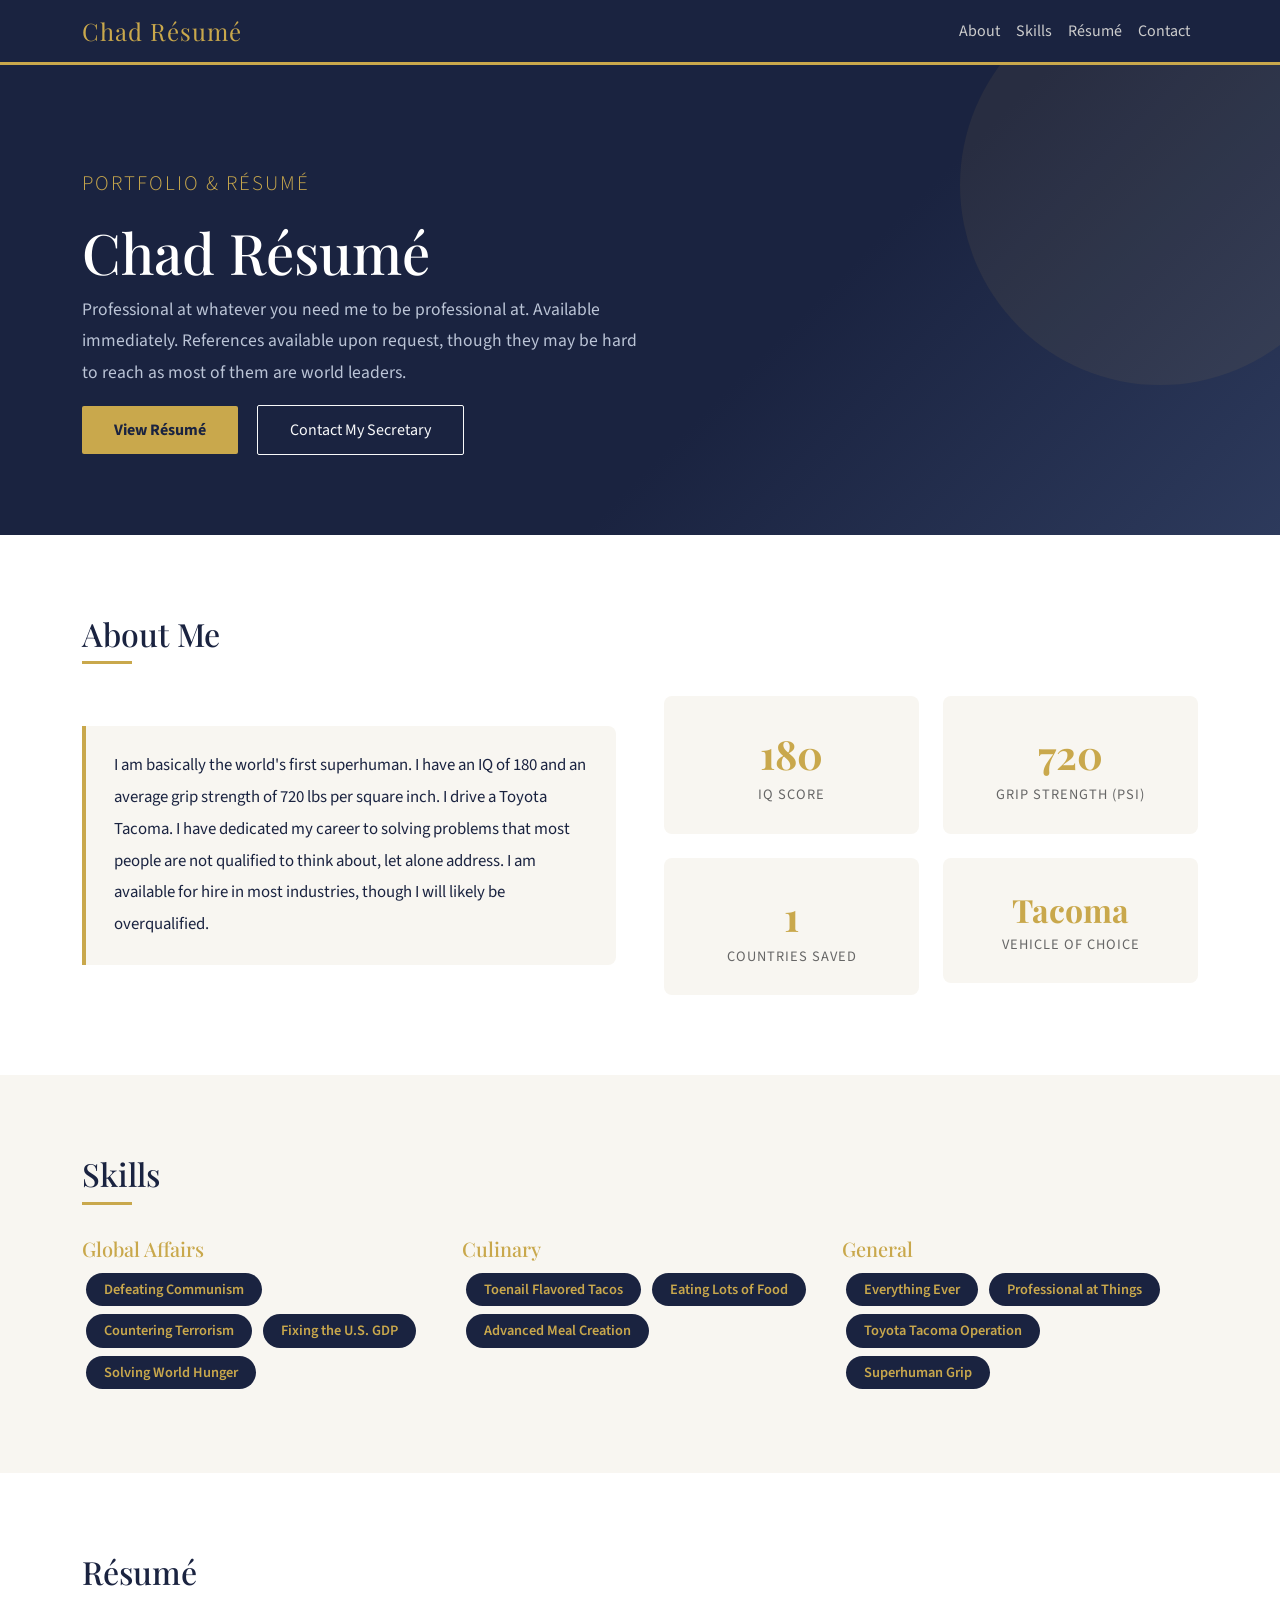
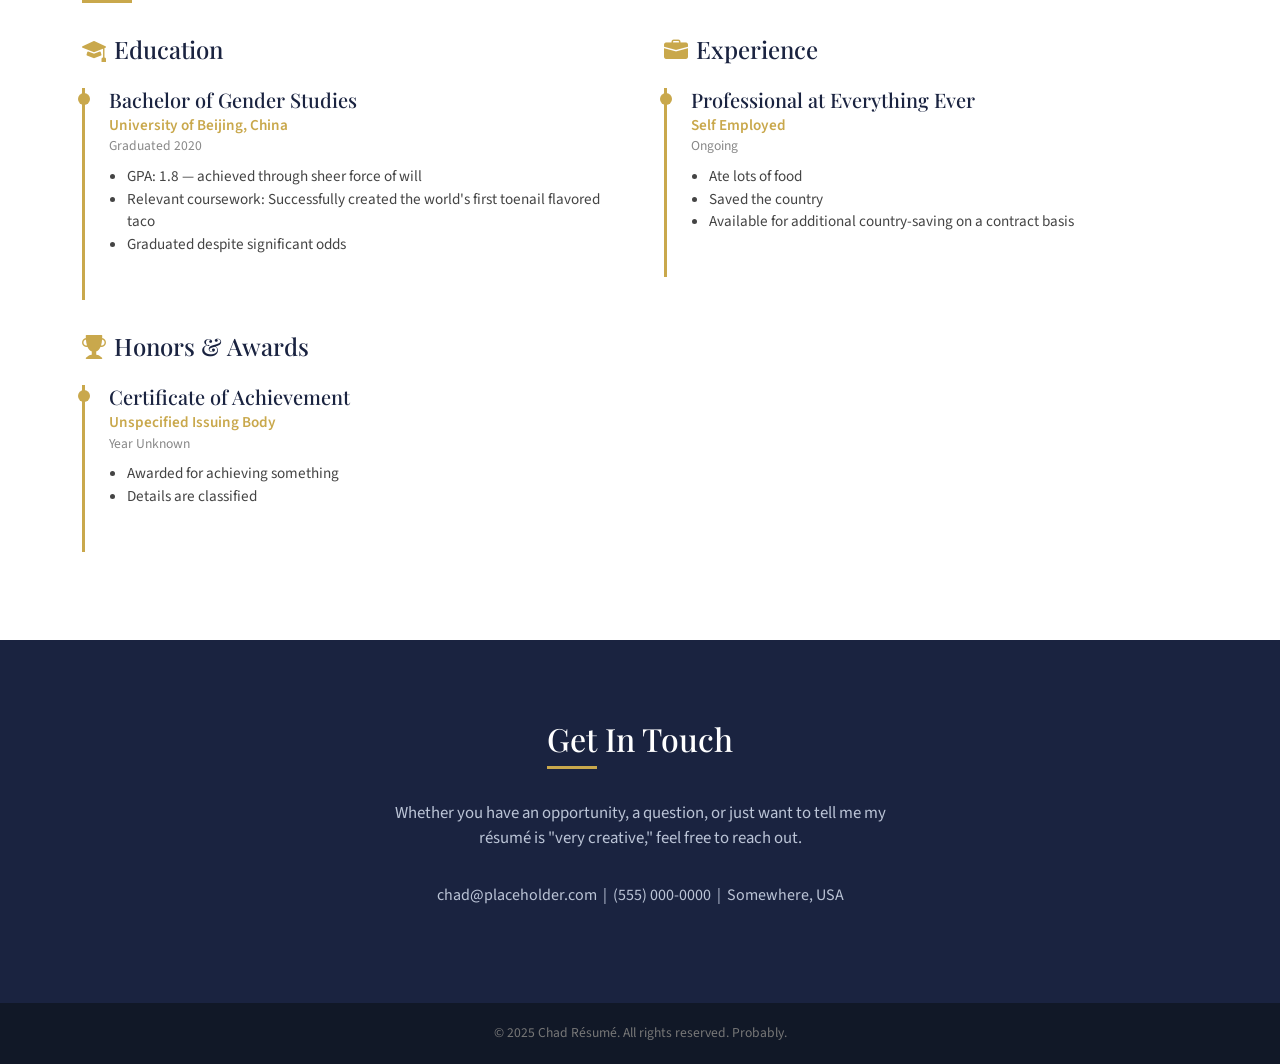
<file: index.html>
<!DOCTYPE html>
<html lang="en">
<head>
  <meta charset="UTF-8" />
  <meta name="viewport" content="width=device-width, initial-scale=1.0"/>
  <title>Chad Résumé | Portfolio</title>
  <link href="https://cdn.jsdelivr.net/npm/bootstrap@5.3.2/dist/css/bootstrap.min.css" rel="stylesheet"/>
  <link href="https://fonts.googleapis.com/css2?family=Playfair+Display:wght@400;700&family=Source+Sans+3:wght@300;400;600&display=swap" rel="stylesheet"/>
  <link rel="stylesheet" href="https://cdn.jsdelivr.net/npm/bootstrap-icons@1.11.3/font/bootstrap-icons.min.css"/>
  <style>
    :root {
      --navy: #1a2340;
      --gold: #c9a84c;
      --light: #f8f6f1;
      --mid: #e8e4dc;
    }
    body { font-family: 'Source Sans 3', sans-serif; background: var(--light); color: var(--navy); }
    h1, h2, h3, h4, .navbar-brand { font-family: 'Playfair Display', serif; }

    /* NAVBAR */
    .navbar { background: var(--navy) !important; border-bottom: 3px solid var(--gold); }
    .navbar-brand { color: var(--gold) !important; font-size: 1.5rem; letter-spacing: 1px; }
    .nav-link { color: #ccc !important; transition: color 0.2s; }
    .nav-link:hover { color: var(--gold) !important; }

    /* HERO */
    .hero {
      background: linear-gradient(135deg, var(--navy) 60%, #2d3a5c 100%);
      color: white;
      padding: 100px 0 80px;
      position: relative;
      overflow: hidden;
    }
    .hero::after {
      content: '';
      position: absolute;
      right: -80px; top: -80px;
      width: 400px; height: 400px;
      border-radius: 50%;
      background: rgba(201,168,76,0.08);
    }
    .hero h1 { font-size: 3.5rem; color: white; }
    .hero .subtitle { color: var(--gold); font-size: 1.3rem; font-weight: 300; letter-spacing: 2px; text-transform: uppercase; }
    .hero p { color: #bbc4d6; max-width: 560px; font-size: 1.1rem; line-height: 1.8; }
    .btn-gold { background: var(--gold); color: var(--navy); font-weight: 700; border: none; padding: 12px 32px; border-radius: 2px; transition: all 0.2s; }
    .btn-gold:hover { background: #b8923e; color: white; transform: translateY(-2px); }
    .btn-outline-light { border-radius: 2px; padding: 12px 32px; }

    /* SECTION HEADERS */
    .section-title { font-size: 2rem; color: var(--navy); position: relative; display: inline-block; margin-bottom: 2rem; }
    .section-title::after { content: ''; display: block; width: 50px; height: 3px; background: var(--gold); margin-top: 8px; }

    /* ABOUT */
    .about-section { padding: 80px 0; background: white; }
    .about-card { background: var(--light); border-left: 4px solid var(--gold); padding: 24px 28px; border-radius: 0 8px 8px 0; }

    /* SKILLS */
    .skills-section { padding: 80px 0; background: var(--light); }
    .skill-pill { display: inline-block; background: var(--navy); color: var(--gold); padding: 6px 18px; border-radius: 20px; font-size: 0.9rem; margin: 4px; font-weight: 600; }

    /* RESUME */
    .resume-section { padding: 80px 0; background: white; }
    .resume-entry { border-left: 3px solid var(--gold); padding: 0 0 28px 24px; position: relative; margin-bottom: 8px; }
    .resume-entry::before { content: ''; position: absolute; left: -7px; top: 5px; width: 12px; height: 12px; background: var(--gold); border-radius: 50%; }
    .resume-entry h5 { font-family: 'Playfair Display', serif; color: var(--navy); margin-bottom: 2px; }
    .resume-entry .org { color: var(--gold); font-weight: 600; font-size: 0.95rem; }
    .resume-entry .dates { color: #888; font-size: 0.85rem; margin-bottom: 8px; }
    .resume-entry ul { color: #444; font-size: 0.95rem; padding-left: 18px; }

    /* CONTACT */
    .contact-section { padding: 80px 0; background: var(--navy); color: white; }
    .contact-section .section-title { color: white; }
    .social-icon { color: var(--gold); font-size: 1.8rem; margin: 0 12px; transition: transform 0.2s; }
    .social-icon:hover { color: white; transform: scale(1.2); }

    /* FOOTER */
    footer { background: #111827; color: #777; text-align: center; padding: 20px; font-size: 0.85rem; }
  </style>
</head>
<body>

<!-- NAVBAR -->
<nav class="navbar navbar-expand-lg sticky-top">
  <div class="container">
    <a class="navbar-brand" href="index.html">Chad Résumé</a>
    <button class="navbar-toggler" type="button" data-bs-toggle="collapse" data-bs-target="#navMenu">
      <span class="navbar-toggler-icon"></span>
    </button>
    <div class="collapse navbar-collapse" id="navMenu">
      <ul class="navbar-nav ms-auto">
        <li class="nav-item"><a class="nav-link" href="#about">About</a></li>
        <li class="nav-item"><a class="nav-link" href="#skills">Skills</a></li>
        <li class="nav-item"><a class="nav-link" href="#resume">Résumé</a></li>
        <li class="nav-item"><a class="nav-link" href="#contact">Contact</a></li>
      </ul>
    </div>
  </div>
</nav>

<!-- HERO -->
<section class="hero">
  <div class="container">
    <p class="subtitle">Portfolio &amp; Résumé</p>
    <h1>Chad Résumé</h1>
    <p>Professional at whatever you need me to be professional at. Available immediately. References available upon request, though they may be hard to reach as most of them are world leaders.</p>
    <a href="#resume" class="btn btn-gold me-3">View Résumé</a>
    <a href="#contact" class="btn btn-outline-light">Contact My Secretary</a>
  </div>
</section>

<!-- ABOUT -->
<section class="about-section" id="about">
  <div class="container">
    <h2 class="section-title">About Me</h2>
    <div class="row align-items-center g-5">
      <div class="col-md-6">
        <div class="about-card">
          <p style="font-size:1.05rem; line-height:1.9; margin:0;">
            I am basically the world's first superhuman. I have an IQ of 180 and an average grip strength of 720 lbs per square inch. I drive a Toyota Tacoma. I have dedicated my career to solving problems that most people are not qualified to think about, let alone address. I am available for hire in most industries, though I will likely be overqualified.
          </p>
        </div>
      </div>
      <div class="col-md-6">
        <div class="row g-4 text-center">
          <div class="col-6">
            <div style="background:var(--light); padding:28px; border-radius:8px;">
              <div style="font-size:2.5rem; font-family:'Playfair Display',serif; color:var(--gold); font-weight:700;">180</div>
              <div style="font-size:0.9rem; color:#666; text-transform:uppercase; letter-spacing:1px;">IQ Score</div>
            </div>
          </div>
          <div class="col-6">
            <div style="background:var(--light); padding:28px; border-radius:8px;">
              <div style="font-size:2.5rem; font-family:'Playfair Display',serif; color:var(--gold); font-weight:700;">720</div>
              <div style="font-size:0.9rem; color:#666; text-transform:uppercase; letter-spacing:1px;">Grip Strength (PSI)</div>
            </div>
          </div>
          <div class="col-6">
            <div style="background:var(--light); padding:28px; border-radius:8px;">
              <div style="font-size:2.5rem; font-family:'Playfair Display',serif; color:var(--gold); font-weight:700;">1</div>
              <div style="font-size:0.9rem; color:#666; text-transform:uppercase; letter-spacing:1px;">Countries Saved</div>
            </div>
          </div>
          <div class="col-6">
            <div style="background:var(--light); padding:28px; border-radius:8px;">
              <div style="font-size:2rem; font-family:'Playfair Display',serif; color:var(--gold); font-weight:700;">Tacoma</div>
              <div style="font-size:0.9rem; color:#666; text-transform:uppercase; letter-spacing:1px;">Vehicle of Choice</div>
            </div>
          </div>
        </div>
      </div>
    </div>
  </div>
</section>

<!-- SKILLS -->
<section class="skills-section" id="skills">
  <div class="container">
    <h2 class="section-title">Skills</h2>
    <div class="row g-4">
      <div class="col-md-4">
        <h5 style="color:var(--gold); font-family:'Playfair Display',serif;">Global Affairs</h5>
        <div>
          <span class="skill-pill">Defeating Communism</span>
          <span class="skill-pill">Countering Terrorism</span>
          <span class="skill-pill">Fixing the U.S. GDP</span>
          <span class="skill-pill">Solving World Hunger</span>
        </div>
      </div>
      <div class="col-md-4">
        <h5 style="color:var(--gold); font-family:'Playfair Display',serif;">Culinary</h5>
        <div>
          <span class="skill-pill">Toenail Flavored Tacos</span>
          <span class="skill-pill">Eating Lots of Food</span>
          <span class="skill-pill">Advanced Meal Creation</span>
        </div>
      </div>
      <div class="col-md-4">
        <h5 style="color:var(--gold); font-family:'Playfair Display',serif;">General</h5>
        <div>
          <span class="skill-pill">Everything Ever</span>
          <span class="skill-pill">Professional at Things</span>
          <span class="skill-pill">Toyota Tacoma Operation</span>
          <span class="skill-pill">Superhuman Grip</span>
        </div>
      </div>
    </div>
  </div>
</section>

<!-- RESUME -->
<section class="resume-section" id="resume">
  <div class="container">
    <h2 class="section-title">Résumé</h2>
    <div class="row g-5">
      <!-- Education -->
      <div class="col-md-6">
        <h4 style="font-family:'Playfair Display',serif; color:var(--navy); margin-bottom:1.5rem;">
          <i class="bi bi-mortarboard-fill me-2" style="color:var(--gold);"></i>Education
        </h4>
        <div class="resume-entry">
          <h5>Bachelor of Gender Studies</h5>
          <div class="org">University of Beijing, China</div>
          <div class="dates">Graduated 2020</div>
          <ul>
            <li>GPA: 1.8 — achieved through sheer force of will</li>
            <li>Relevant coursework: Successfully created the world's first toenail flavored taco</li>
            <li>Graduated despite significant odds</li>
          </ul>
        </div>

        <!-- Awards -->
        <h4 style="font-family:'Playfair Display',serif; color:var(--navy); margin-bottom:1.5rem; margin-top:2rem;">
          <i class="bi bi-trophy-fill me-2" style="color:var(--gold);"></i>Honors &amp; Awards
        </h4>
        <div class="resume-entry">
          <h5>Certificate of Achievement</h5>
          <div class="org">Unspecified Issuing Body</div>
          <div class="dates">Year Unknown</div>
          <ul>
            <li>Awarded for achieving something</li>
            <li>Details are classified</li>
          </ul>
        </div>
      </div>

      <!-- Experience -->
      <div class="col-md-6">
        <h4 style="font-family:'Playfair Display',serif; color:var(--navy); margin-bottom:1.5rem;">
          <i class="bi bi-briefcase-fill me-2" style="color:var(--gold);"></i>Experience
        </h4>
        <div class="resume-entry">
          <h5>Professional at Everything Ever</h5>
          <div class="org">Self Employed</div>
          <div class="dates">Ongoing</div>
          <ul>
            <li>Ate lots of food</li>
            <li>Saved the country</li>
            <li>Available for additional country-saving on a contract basis</li>
          </ul>
        </div>
      </div>
    </div>
  </div>
</section>

<!-- CONTACT -->
<section class="contact-section" id="contact">
  <div class="container text-center">
    <h2 class="section-title">Get In Touch</h2>
    <p style="color:#bbc4d6; max-width:500px; margin:0 auto 32px; font-size:1.05rem;">
      Whether you have an opportunity, a question, or just want to tell me my résumé is "very creative," feel free to reach out.
    </p>
    <p style="color:#bbc4d6; font-size:1rem;">chad@placeholder.com &nbsp;|&nbsp; (555) 000-0000 &nbsp;|&nbsp; Somewhere, USA</p>
  </div>
</section>

<footer>
  <p style="margin:0;">&copy; 2025 Chad Résumé. All rights reserved. Probably.</p>
</footer>

<script src="https://cdn.jsdelivr.net/npm/bootstrap@5.3.2/dist/js/bootstrap.bundle.min.js"></script>
</body>
</html>
</file>
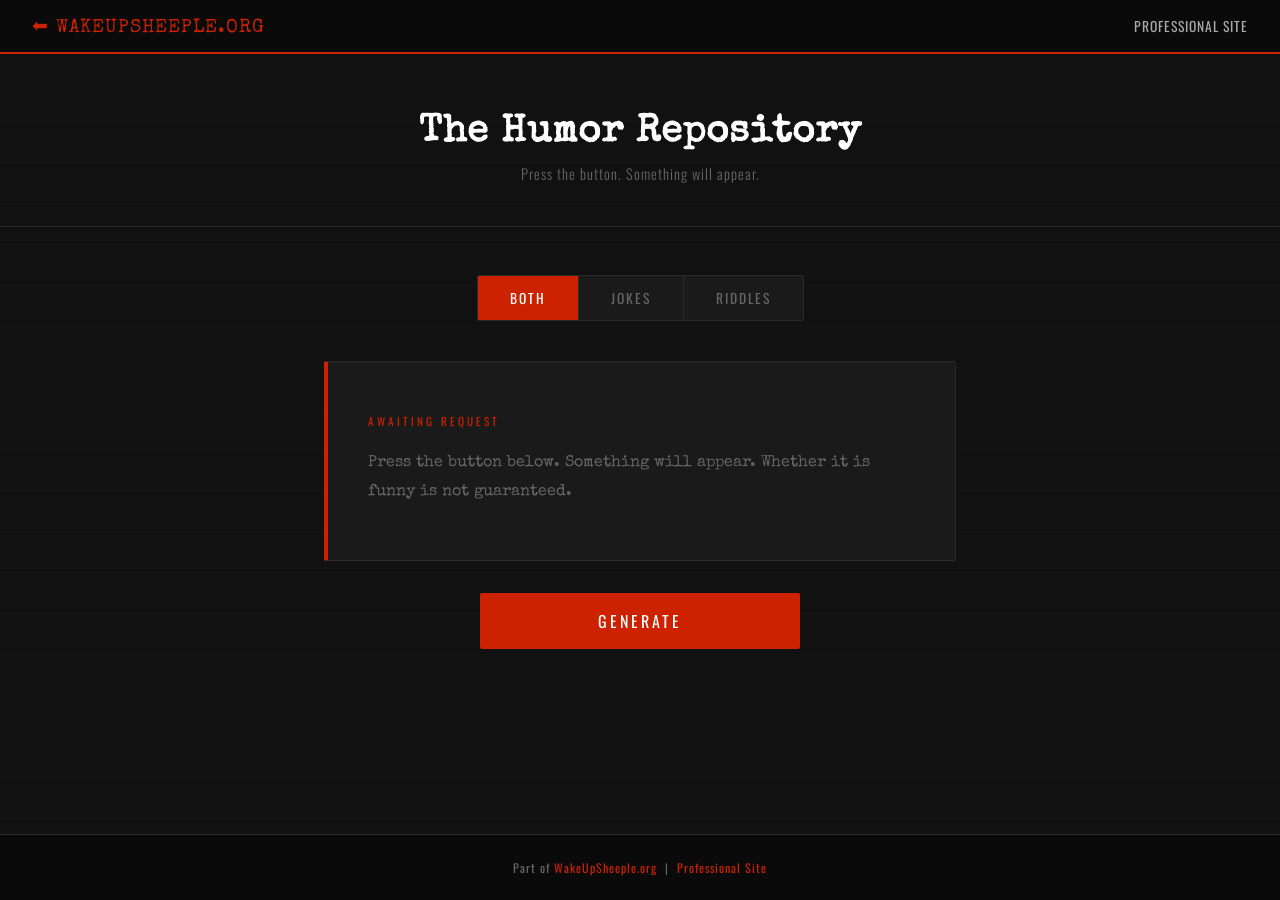
<file: app.html>
<!DOCTYPE html>
<html lang="en">
<head>
  <meta charset="UTF-8"/>
  <meta name="viewport" content="width=device-width, initial-scale=1.0"/>
  <title>The Humor Repository | WakeUpSheeple.org</title>
  <link href="https://fonts.googleapis.com/css2?family=Special+Elite&family=Oswald:wght@300;400;600&display=swap" rel="stylesheet"/>
  <style>
    :root {
      --red: #cc2200;
      --dark: #111111;
      --card: #1a1a1a;
      --border: #2a2a2a;
      --text: #cccccc;
      --dim: #666666;
      --yellow: #e8c84a;
    }

    * { box-sizing: border-box; margin: 0; padding: 0; }

    body {
      background-color: var(--dark);
      background-image: repeating-linear-gradient(
        0deg, transparent, transparent 40px,
        rgba(255,255,255,0.015) 40px, rgba(255,255,255,0.015) 41px
      );
      color: var(--text);
      font-family: 'Oswald', sans-serif;
      min-height: 100vh;
      display: flex;
      flex-direction: column;
    }

    /* NAV */
    nav {
      background: #0a0a0a;
      border-bottom: 2px solid var(--red);
      padding: 14px 32px;
      display: flex;
      justify-content: space-between;
      align-items: center;
    }
    nav a { color: #aaa; text-decoration: none; font-size: 0.85rem; letter-spacing: 1px; text-transform: uppercase; transition: color 0.2s; }
    nav a:hover { color: var(--yellow); }
    nav .brand { color: var(--red); font-size: 1.2rem; font-family: 'Special Elite', serif; }

    /* HEADER */
    header {
      text-align: center;
      padding: 60px 24px 40px;
      border-bottom: 1px solid var(--border);
    }
    header h1 {
      font-family: 'Special Elite', serif;
      font-size: 2.4rem;
      color: white;
      margin-bottom: 10px;
      letter-spacing: 1px;
    }
    header p {
      color: var(--dim);
      font-size: 0.9rem;
      font-weight: 300;
      letter-spacing: 1px;
      max-width: 480px;
      margin: 0 auto;
      line-height: 1.7;
    }

    /* MAIN */
    main {
      flex: 1;
      display: flex;
      flex-direction: column;
      align-items: center;
      padding: 48px 24px;
      max-width: 680px;
      margin: 0 auto;
      width: 100%;
    }

    /* TYPE SELECTOR */
    .type-selector {
      display: flex;
      gap: 0;
      margin-bottom: 40px;
      border: 1px solid var(--border);
      border-radius: 2px;
      overflow: hidden;
    }
    .type-btn {
      background: var(--card);
      color: var(--dim);
      border: none;
      padding: 12px 32px;
      font-family: 'Oswald', sans-serif;
      font-size: 0.85rem;
      letter-spacing: 2px;
      text-transform: uppercase;
      cursor: pointer;
      transition: all 0.2s;
      border-right: 1px solid var(--border);
    }
    .type-btn:last-child { border-right: none; }
    .type-btn.active { background: var(--red); color: white; }
    .type-btn:hover:not(.active) { background: #222; color: var(--text); }

    /* CARD */
    .content-card {
      background: var(--card);
      border: 1px solid var(--border);
      border-left: 4px solid var(--red);
      border-radius: 2px;
      padding: 40px;
      width: 100%;
      min-height: 200px;
      display: flex;
      flex-direction: column;
      justify-content: center;
      margin-bottom: 32px;
      position: relative;
    }

    .content-label {
      font-size: 0.7rem;
      text-transform: uppercase;
      letter-spacing: 3px;
      color: var(--red);
      margin-bottom: 20px;
    }

    .content-text {
      font-family: 'Special Elite', serif;
      font-size: 1.25rem;
      color: white;
      line-height: 1.8;
      min-height: 60px;
    }

    .answer-divider {
      border: none;
      border-top: 1px dashed var(--border);
      margin: 20px 0;
    }

    .answer-label {
      font-size: 0.7rem;
      text-transform: uppercase;
      letter-spacing: 3px;
      color: var(--yellow);
      margin-bottom: 12px;
    }

    .answer-text {
      font-family: 'Special Elite', serif;
      font-size: 1.1rem;
      color: var(--yellow);
      line-height: 1.7;
      min-height: 40px;
    }

    .reveal-btn {
      background: none;
      border: 1px solid var(--border);
      color: var(--dim);
      padding: 8px 20px;
      font-family: 'Oswald', sans-serif;
      font-size: 0.78rem;
      letter-spacing: 2px;
      text-transform: uppercase;
      cursor: pointer;
      margin-top: 12px;
      align-self: flex-start;
      transition: all 0.2s;
      border-radius: 2px;
    }
    .reveal-btn:hover { color: var(--yellow); border-color: var(--yellow); }

    /* GENERATE BTN */
    .generate-btn {
      background: var(--red);
      color: white;
      border: none;
      padding: 16px 48px;
      font-family: 'Oswald', sans-serif;
      font-size: 1rem;
      letter-spacing: 3px;
      text-transform: uppercase;
      cursor: pointer;
      border-radius: 2px;
      transition: all 0.2s;
      width: 100%;
      max-width: 320px;
    }
    .generate-btn:hover { background: #aa1a00; transform: translateY(-1px); }
    .generate-btn:disabled { background: #333; color: #555; cursor: not-allowed; transform: none; }

    .loading-text {
      color: var(--dim);
      font-size: 0.8rem;
      letter-spacing: 2px;
      text-transform: uppercase;
      margin-top: 16px;
      min-height: 20px;
      text-align: center;
    }

    /* COUNTER */
    .counter {
      margin-top: 32px;
      color: var(--dim);
      font-size: 0.75rem;
      letter-spacing: 2px;
      text-transform: uppercase;
    }

    /* FOOTER */
    footer {
      background: #0a0a0a;
      border-top: 1px solid var(--border);
      padding: 24px;
      text-align: center;
      color: var(--dim);
      font-size: 0.75rem;
      letter-spacing: 1px;
    }
    footer a { color: var(--red); text-decoration: none; }

    @keyframes fadeIn {
      from { opacity: 0; transform: translateY(6px); }
      to { opacity: 1; transform: translateY(0); }
    }
    .fade-in { animation: fadeIn 0.4s ease forwards; }
  </style>
</head>
<body>

<nav>
  <a href="scratch.html" class="brand">⬅ WakeUpSheeple.org</a>
  <a href="index.html">Professional Site</a>
</nav>

<header>
  <h1>The Humor Repository</h1>
  <p>Press the button. Something will appear.</p>
</header>

<main>
  <div class="type-selector">
    <button class="type-btn active" onclick="setType('both', this)">Both</button>
    <button class="type-btn" onclick="setType('joke', this)">Jokes</button>
    <button class="type-btn" onclick="setType('riddle', this)">Riddles</button>
  </div>

  <div class="content-card" id="content-card">
    <div class="content-label" id="content-label">Awaiting Request</div>
    <div class="content-text" id="content-text" style="color: var(--dim); font-size:1rem;">
      Press the button below. Something will appear. Whether it is funny is not guaranteed.
    </div>
    <div id="riddle-section" style="display:none;">
      <hr class="answer-divider"/>
      <div class="answer-label">Answer</div>
      <div class="answer-text" id="answer-text" style="filter: blur(6px); transition: filter 0.3s;"></div>
      <button class="reveal-btn" id="reveal-btn" onclick="revealAnswer()">Reveal Answer</button>
    </div>
  </div>

  <button class="generate-btn" id="gen-btn" onclick="generate()">Generate</button>
  <div class="loading-text" id="loading-text"></div>
  <div class="counter" id="counter"></div>
</main>

<footer>
  <p>Part of <a href="scratch.html">WakeUpSheeple.org</a> &nbsp;|&nbsp; <a href="index.html">Professional Site</a></p>
</footer>

<script>
  let currentType = 'both';
  let generateCount = 0;

  const fallbackJokes = [
    "I told my doctor I broke my arm in two places. He told me to stop going to those places.",
    "A skeleton walks into a bar. Orders a beer. And a mop.",
    "I asked my dog what two minus two is. He said nothing.",
    "My therapist told me I have trouble accepting things I can't change. I said I know, I hate it.",
    "I bought some shoes from a drug dealer. I don't know what he laced them with, but I was tripping all day.",
    "I have a lot of growing up to do. I realized that the other day inside my fort.",
    "My boss told me to have a good day. So I went home.",
    "I used to hate facial hair but then it grew on me.",
    "I told my wife she should embrace her mistakes. She gave me a hug.",
    "The cemetery raised its prices and blamed the cost of living."
  ];

  const fallbackRiddles = [
    { q: "I have cities, but no houses live there. I have mountains, but no trees grow there. I have water, but no fish swim there. What am I?", a: "A map." },
    { q: "The more you take, the more you leave behind. What am I?", a: "Footsteps." },
    { q: "I speak without a mouth and hear without ears. I have no body, but I come alive with the wind. What am I?", a: "An echo." },
    { q: "What has hands but cannot clap?", a: "A clock." },
    { q: "I have a head, a tail, but no body. What am I?", a: "A coin." },
    { q: "What gets wetter the more it dries?", a: "A towel." },
    { q: "I can fly without wings. I can cry without eyes. Wherever I go, darkness follows me. What am I?", a: "A cloud." },
    { q: "What comes once in a minute, twice in a moment, but never in a thousand years?", a: "The letter M." }
  ];

  function setType(type, btn) {
    currentType = type;
    document.querySelectorAll('.type-btn').forEach(b => b.classList.remove('active'));
    btn.classList.add('active');
  }

  function revealAnswer() {
    document.getElementById('answer-text').style.filter = 'none';
    document.getElementById('reveal-btn').style.display = 'none';
  }

  function showContent(type, content, answer) {
    const label = document.getElementById('content-label');
    const text = document.getElementById('content-text');
    const riddleSection = document.getElementById('riddle-section');
    const answerText = document.getElementById('answer-text');
    const revealBtn = document.getElementById('reveal-btn');

    label.textContent = type === 'joke' ? 'Joke' : 'Riddle';
    text.textContent = content;
    text.style.color = 'white';
    text.classList.remove('fade-in');
    void text.offsetWidth;
    text.classList.add('fade-in');

    if (type === 'riddle' && answer) {
      answerText.textContent = answer;
      answerText.style.filter = 'blur(6px)';
      revealBtn.style.display = 'inline-block';
      riddleSection.style.display = 'block';
    } else {
      riddleSection.style.display = 'none';
    }

    generateCount++;
    document.getElementById('counter').textContent = `${generateCount} item${generateCount !== 1 ? 's' : ''} generated this session`;
    document.getElementById('loading-text').textContent = '';
    document.getElementById('gen-btn').disabled = false;
  }

  async function generate() {
    const btn = document.getElementById('gen-btn');
    const loading = document.getElementById('loading-text');
    const text = document.getElementById('content-text');
    const riddleSection = document.getElementById('riddle-section');

    btn.disabled = true;
    loading.textContent = 'Consulting the archives...';
    text.style.color = 'var(--dim)';
    text.textContent = '';
    riddleSection.style.display = 'none';

    const typePrompt = currentType === 'both'
      ? 'randomly choose to generate either a joke or a riddle (your choice)'
      : currentType === 'joke'
      ? 'generate a joke'
      : 'generate a riddle with an answer';

    const prompt = `You are a deadpan, dry humor generator. ${typePrompt}.

Rules:
- Tone must be completely dry and deadpan. No exclamation points. No enthusiastic energy.
- If it's a joke: setup and punchline format. The punchline should land quietly.
- If it's a riddle: provide the riddle and the answer separately.
- Keep it short. One or two sentences max.
- Do not introduce yourself. Do not add commentary. Just the content.

Respond ONLY in this JSON format with no extra text or markdown:
{
  "type": "joke" or "riddle",
  "content": "the joke or riddle text here",
  "answer": "the answer if riddle, or null if joke"
}`;

    try {
      const response = await fetch("https://api.anthropic.com/v1/messages", {
        method: "POST",
        headers: { "Content-Type": "application/json" },
        body: JSON.stringify({
          model: "claude-sonnet-4-20250514",
          max_tokens: 1000,
          messages: [{ role: "user", content: prompt }]
        })
      });

      if (!response.ok) throw new Error('API error');

      const data = await response.json();
      const raw = data.content.map(i => i.text || '').join('');
      const clean = raw.replace(/```json|```/g, '').trim();
      const parsed = JSON.parse(clean);
      showContent(parsed.type, parsed.content, parsed.answer);

    } catch (err) {
      // Fallback to local content when offline or API unavailable
      let type, content, answer = null;
      const useRiddle = currentType === 'riddle' || (currentType === 'both' && Math.random() > 0.5);

      if (useRiddle) {
        type = 'riddle';
        const pick = fallbackRiddles[Math.floor(Math.random() * fallbackRiddles.length)];
        content = pick.q;
        answer = pick.a;
      } else {
        type = 'joke';
        content = fallbackJokes[Math.floor(Math.random() * fallbackJokes.length)];
      }
      showContent(type, content, answer);
    }
  }
</script>

</body>
</html>
</file>
